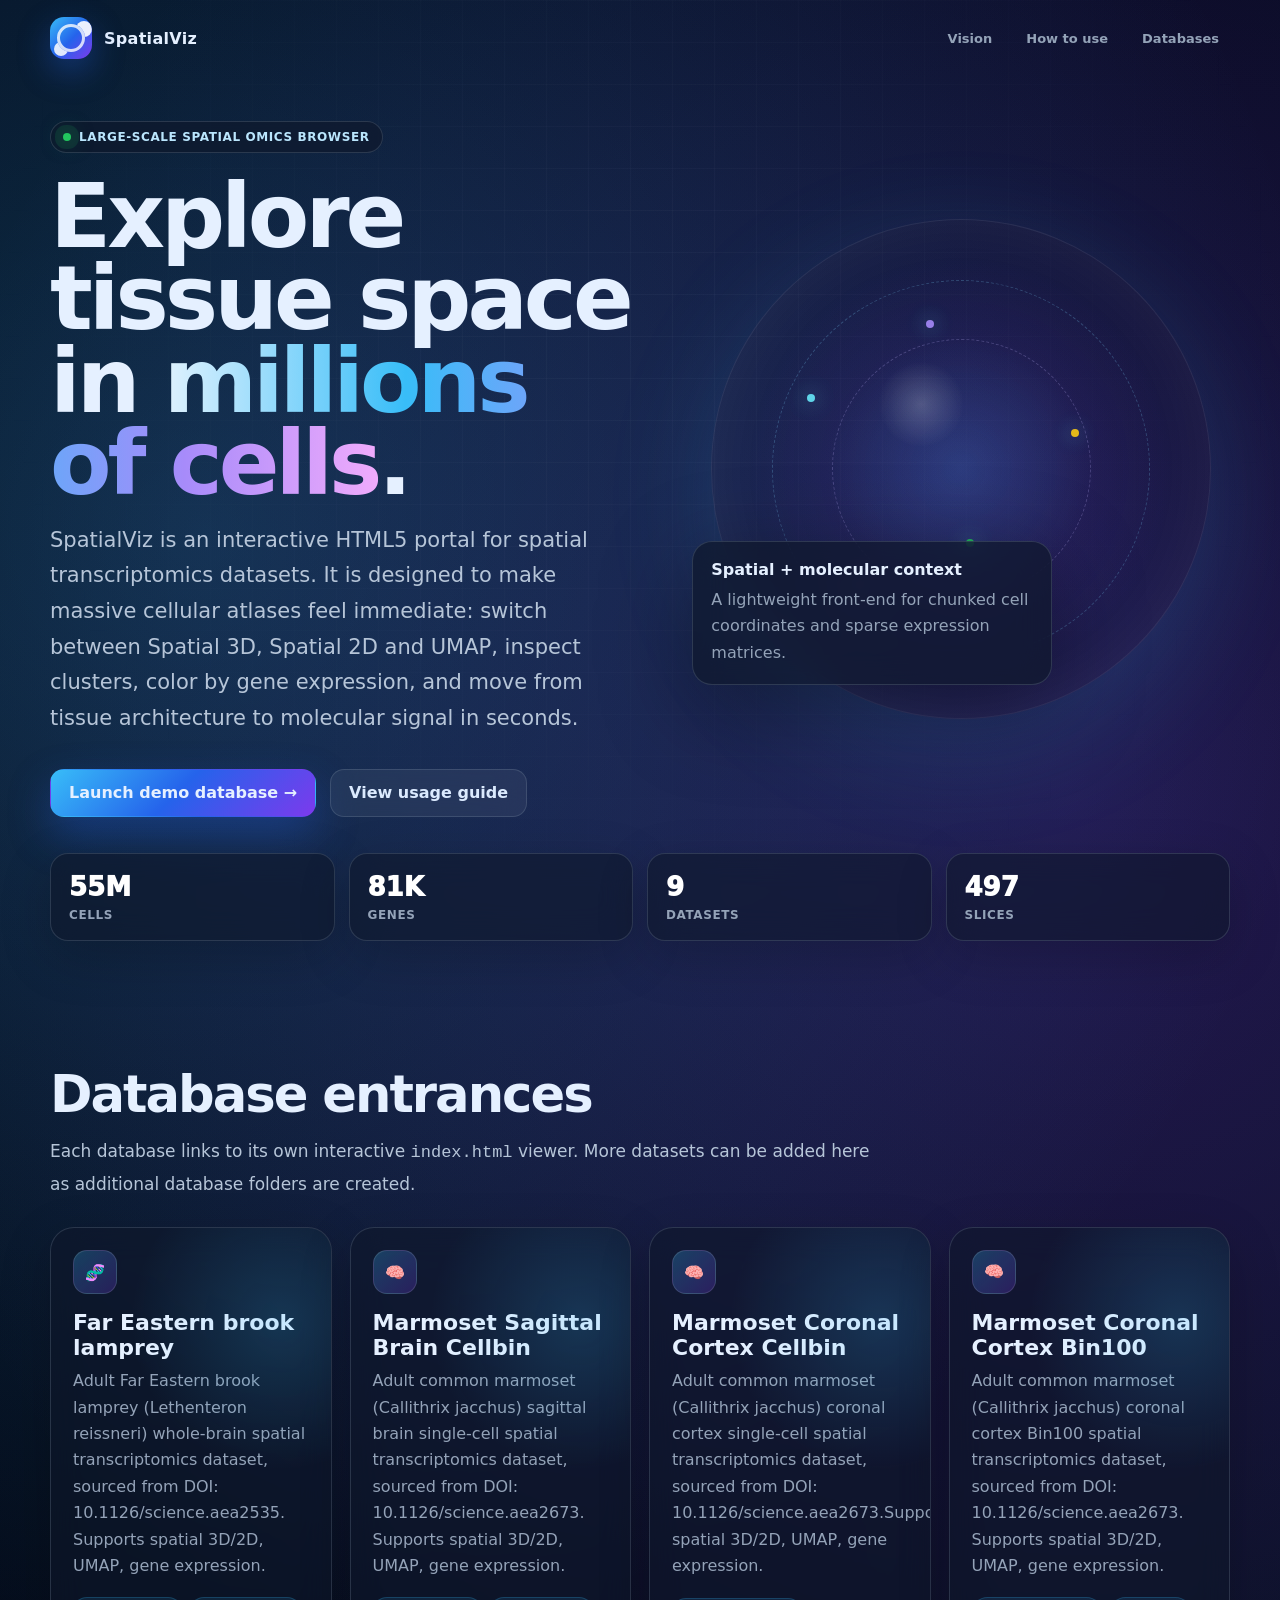
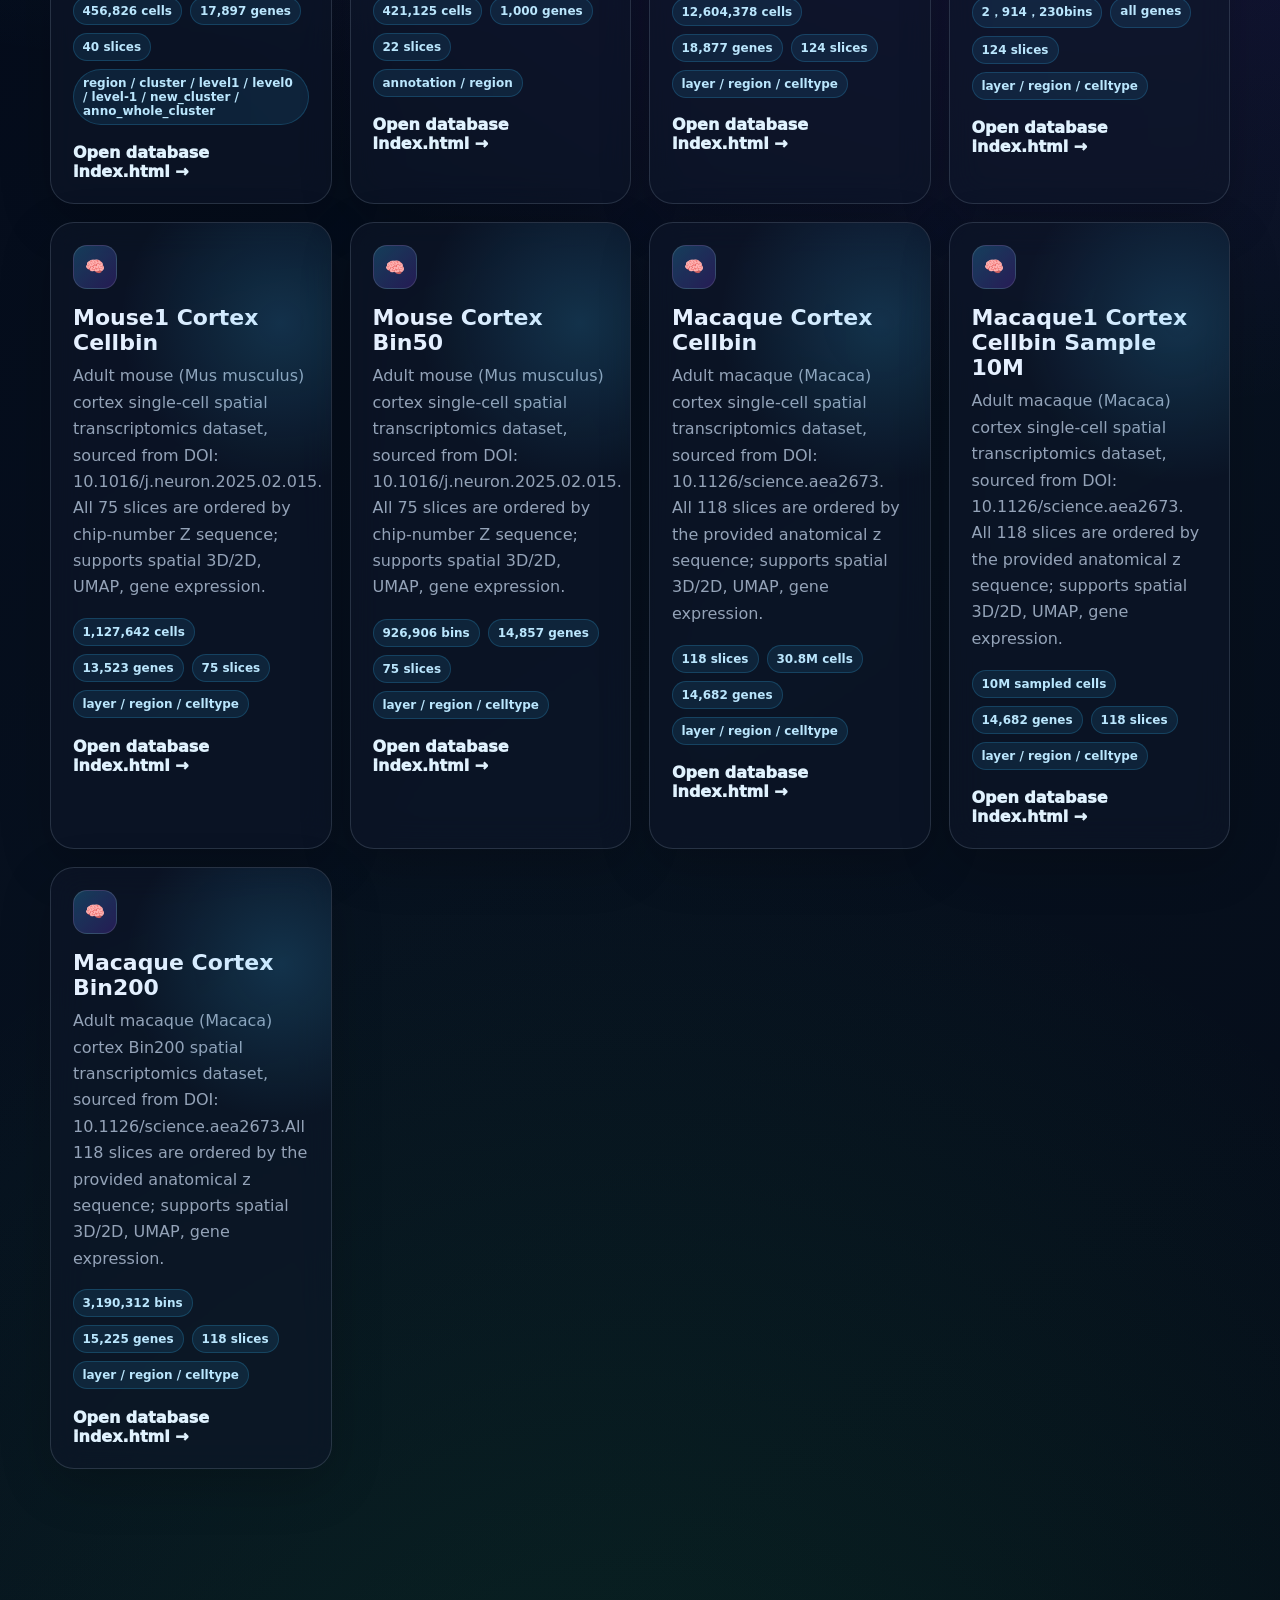
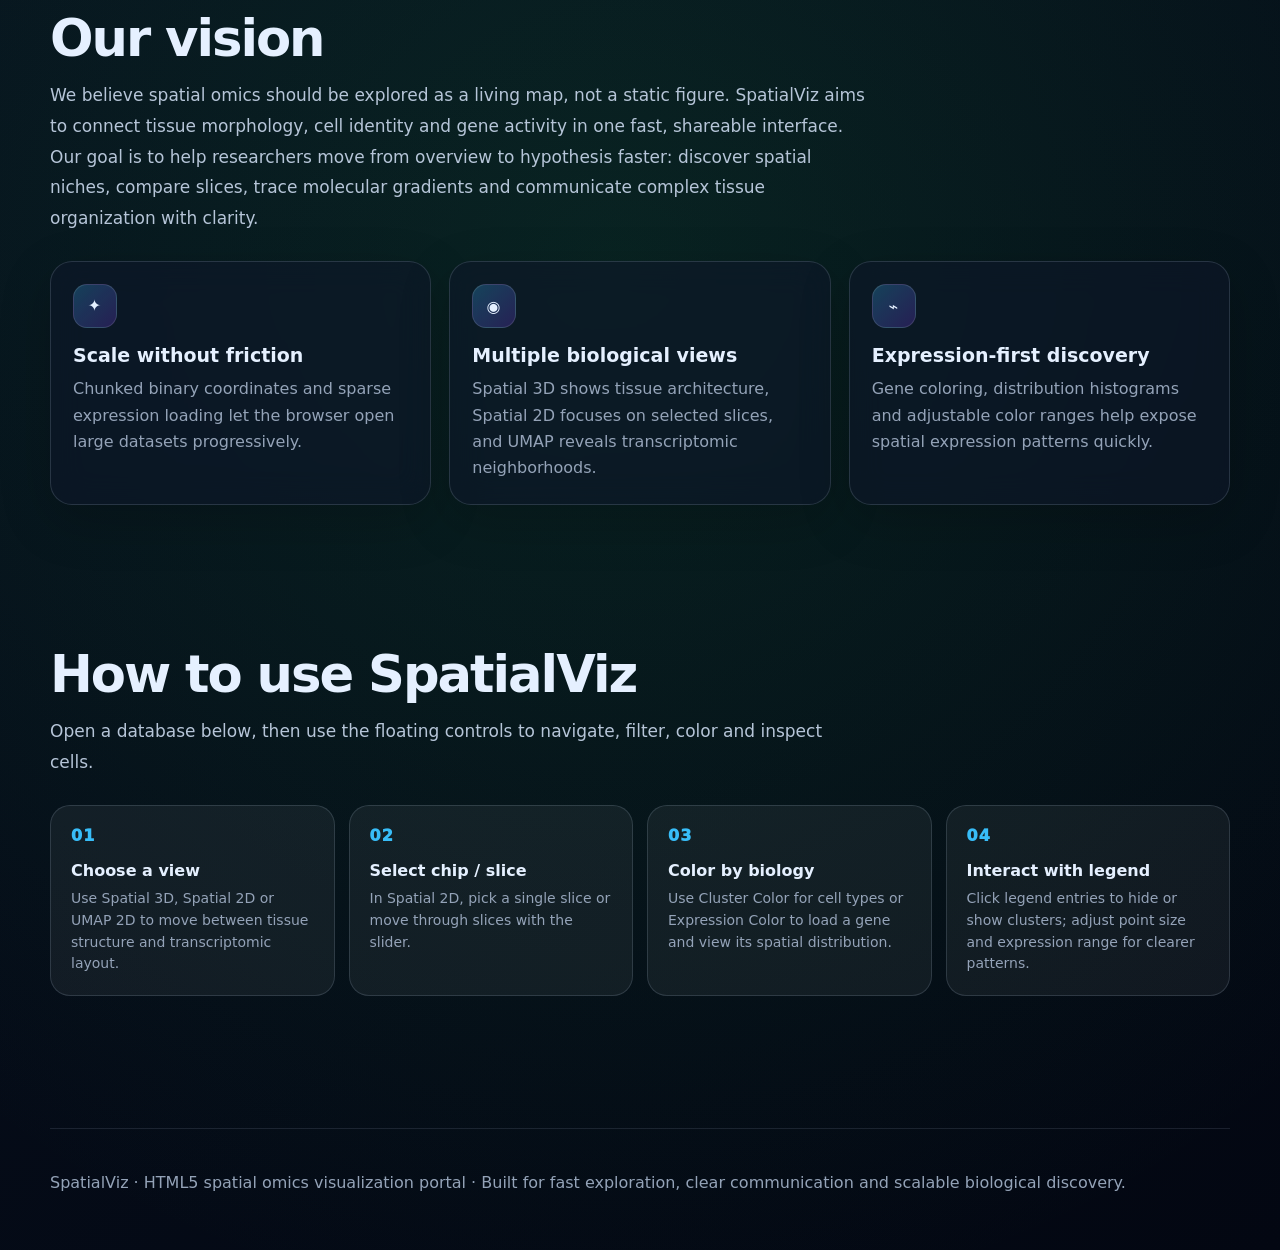
<file: app/index.html>
<!doctype html>
<html lang="en">
<head>
  <meta charset="utf-8" />
  <meta name="viewport" content="width=device-width, initial-scale=1" />
  <title>SpatialViz | Spatial Omics Data Portal</title>
  <meta name="description" content="SpatialViz is an interactive portal for large-scale spatial transcriptomics visualization, exploration, and discovery." />
  <style>
    :root {
      --bg0: #020617;
      --bg1: #07111f;
      --card: rgba(15, 23, 42, 0.58);
      --card2: rgba(255, 255, 255, 0.08);
      --line: rgba(148, 163, 184, 0.22);
      --text: #e5f0ff;
      --muted: #94a3b8;
      --accent: #38bdf8;
      --accent2: #7c3aed;
      --accent3: #22c55e;
      --warn: #facc15;
      --shadow: 0 24px 90px rgba(0, 0, 0, 0.38);
    }
    * { box-sizing: border-box; }
    html { scroll-behavior: smooth; }
    body {
      margin: 0;
      min-height: 100vh;
      color: var(--text);
      font-family: Inter, ui-sans-serif, system-ui, -apple-system, BlinkMacSystemFont, "Segoe UI", sans-serif;
      background:
        radial-gradient(circle at 16% 12%, rgba(56,189,248,0.22), transparent 28%),
        radial-gradient(circle at 84% 18%, rgba(124,58,237,0.25), transparent 32%),
        radial-gradient(circle at 48% 78%, rgba(34,197,94,0.12), transparent 30%),
        linear-gradient(145deg, var(--bg0), var(--bg1) 52%, #030712);
      overflow-x: hidden;
    }
    body::before {
      content: "";
      position: fixed;
      inset: 0;
      pointer-events: none;
      background-image:
        linear-gradient(rgba(148,163,184,0.055) 1px, transparent 1px),
        linear-gradient(90deg, rgba(148,163,184,0.055) 1px, transparent 1px);
      background-size: 42px 42px;
      mask-image: radial-gradient(circle at 50% 35%, black, transparent 76%);
    }
    a { color: inherit; text-decoration: none; }
    .shell {
      width: min(1180px, calc(100vw - 40px));
      margin: 0 auto;
      position: relative;
      z-index: 1;
    }
    .nav {
      height: 76px;
      display: flex;
      align-items: center;
      justify-content: space-between;
      gap: 20px;
    }
    .brand {
      display: flex;
      align-items: center;
      gap: 12px;
      font-weight: 900;
      letter-spacing: 0.3px;
    }
    .logo {
      width: 42px;
      height: 42px;
      border-radius: 14px;
      background: linear-gradient(135deg, #38bdf8, #2563eb 52%, #7c3aed);
      display: grid;
      place-items: center;
      box-shadow: 0 12px 32px rgba(37,99,235,0.36);
      position: relative;
      overflow: hidden;
    }
    .logo::before {
      content: "";
      width: 22px;
      height: 22px;
      border-radius: 50%;
      border: 3px solid rgba(255,255,255,0.78);
      box-shadow: 13px -9px 0 -6px rgba(255,255,255,0.9), -10px 11px 0 -7px rgba(255,255,255,0.86);
    }
    .nav-links {
      display: flex;
      align-items: center;
      gap: 12px;
      color: var(--muted);
      font-size: 13px;
      font-weight: 800;
    }
    .nav-links a {
      padding: 8px 11px;
      border-radius: 999px;
      transition: 0.2s ease;
    }
    .nav-links a:hover { background: rgba(255,255,255,0.08); color: #fff; }
    .hero {
      min-height: auto;
      display: grid;
      grid-template-columns: 1.05fr 0.95fr;
      align-items: center;
      gap: clamp(22px, 4vw, 48px);
      padding: clamp(24px, 5vh, 54px) 0 clamp(22px, 4vh, 42px);
    }
    .badge {
      display: inline-flex;
      align-items: center;
      gap: 8px;
      padding: 8px 12px;
      border: 1px solid var(--line);
      border-radius: 999px;
      background: rgba(15,23,42,0.62);
      color: #bae6fd;
      font-size: 12px;
      font-weight: 900;
      letter-spacing: 0.6px;
      text-transform: uppercase;
      backdrop-filter: blur(14px);
    }
    .pulse {
      width: 8px;
      height: 8px;
      border-radius: 50%;
      background: var(--accent3);
      box-shadow: 0 0 0 8px rgba(34,197,94,0.12), 0 0 22px rgba(34,197,94,0.6);
    }
    h1 {
      margin: 22px 0 18px;
      font-size: clamp(46px, 7vw, 94px);
      line-height: 0.92;
      letter-spacing: -4px;
    }
    .grad {
      background: linear-gradient(90deg, #e0f2fe, #38bdf8 35%, #a78bfa 72%, #f0abfc);
      -webkit-background-clip: text;
      background-clip: text;
      color: transparent;
    }
    .lead {
      margin: 0;
      max-width: 660px;
      color: #b6c5d8;
      font-size: clamp(17px, 2vw, 21px);
      line-height: 1.7;
    }
    .actions {
      display: flex;
      flex-wrap: wrap;
      gap: 14px;
      margin-top: 32px;
    }
    .btn {
      display: inline-flex;
      align-items: center;
      justify-content: center;
      gap: 9px;
      height: 48px;
      padding: 0 18px;
      border-radius: 14px;
      font-weight: 900;
      border: 1px solid transparent;
      transition: 0.22s ease;
    }
    .btn-primary {
      background: linear-gradient(135deg, #38bdf8, #2563eb 48%, #7c3aed);
      box-shadow: 0 18px 42px rgba(37,99,235,0.34);
    }
    .btn-primary:hover { transform: translateY(-2px); box-shadow: 0 22px 54px rgba(37,99,235,0.45); }
    .btn-ghost {
      background: rgba(255,255,255,0.06);
      border-color: var(--line);
      color: #dbeafe;
      backdrop-filter: blur(14px);
    }
    .btn-ghost:hover { background: rgba(255,255,255,0.11); transform: translateY(-2px); }
    .visual {
      min-height: clamp(300px, 36vw, 520px);
      position: relative;
      display: grid;
      place-items: center;
    }
    .orb {
      width: min(500px, 86vw);
      aspect-ratio: 1;
      border-radius: 50%;
      position: relative;
      background:
        radial-gradient(circle at 42% 37%, rgba(255,255,255,0.20), transparent 10%),
        radial-gradient(circle at 50% 50%, rgba(56,189,248,0.16), transparent 38%),
        radial-gradient(circle at 50% 50%, rgba(124,58,237,0.16), transparent 62%);
      border: 1px solid rgba(148,163,184,0.16);
      box-shadow: inset 0 0 70px rgba(255,255,255,0.05), 0 30px 110px rgba(56,189,248,0.16);
      overflow: hidden;
    }
    .orb::before,
    .orb::after {
      content: "";
      position: absolute;
      inset: 12%;
      border-radius: 50%;
      border: 1px dashed rgba(125,211,252,0.25);
      animation: spin 24s linear infinite;
    }
    .orb::after {
      inset: 24%;
      border-color: rgba(196,181,253,0.25);
      animation-direction: reverse;
      animation-duration: 18s;
    }
    @keyframes spin { to { transform: rotate(360deg); } }
    .dot {
      position: absolute;
      width: 8px;
      height: 8px;
      border-radius: 50%;
      background: #67e8f9;
      box-shadow: 0 0 20px rgba(103,232,249,0.8);
      opacity: 0.9;
    }
    .dot:nth-child(1) { left: 19%; top: 35%; }
    .dot:nth-child(2) { left: 43%; top: 20%; background:#a78bfa; }
    .dot:nth-child(3) { left: 72%; top: 42%; background:#facc15; }
    .dot:nth-child(4) { left: 51%; top: 64%; background:#22c55e; }
    .dot:nth-child(5) { left: 28%; top: 73%; background:#fb7185; }
    .glass-card {
      position: absolute;
      left: 0;
      bottom: 34px;
      width: min(360px, 80vw);
      padding: 18px;
      border: 1px solid var(--line);
      border-radius: 20px;
      background: rgba(15,23,42,0.72);
      backdrop-filter: blur(16px);
      box-shadow: var(--shadow);
    }
    .glass-card b { display:block; margin-bottom: 8px; }
    .metrics {
      display: grid;
      grid-template-columns: repeat(4, 1fr);
      gap: 14px;
      margin: 0 0 56px;
    }
    .metric, .panel, .db-card {
      border: 1px solid var(--line);
      background: var(--card);
      backdrop-filter: blur(16px);
      box-shadow: 0 16px 52px rgba(0,0,0,0.20);
    }
    .metric {
      border-radius: 18px;
      padding: 18px;
    }
    .metric .num { font-size: 26px; font-weight: 950; color: #fff; }
    .metric .label { margin-top: 6px; color: var(--muted); font-size: 12px; font-weight: 800; text-transform: uppercase; letter-spacing: 0.6px; }
    section { padding: 72px 0; }
    .section-title {
      margin: 0 0 16px;
      font-size: clamp(30px, 4vw, 54px);
      line-height: 1;
      letter-spacing: -2px;
    }
    .section-text {
      max-width: 820px;
      color: #b6c5d8;
      line-height: 1.8;
      font-size: 17px;
      margin: 0 0 28px;
    }
    .feature-grid {
      display: grid;
      grid-template-columns: repeat(3, 1fr);
      gap: 18px;
      margin-top: 26px;
    }
    .panel {
      border-radius: 22px;
      padding: 22px;
      min-height: 190px;
    }
    .icon {
      width: 44px;
      height: 44px;
      border-radius: 14px;
      display: grid;
      place-items: center;
      margin-bottom: 16px;
      background: linear-gradient(135deg, rgba(56,189,248,0.26), rgba(124,58,237,0.24));
      border: 1px solid rgba(255,255,255,0.12);
    }
    .panel h3 { margin: 0 0 10px; font-size: 19px; }
    .panel p { margin: 0; color: var(--muted); line-height: 1.65; }
    .steps {
      display: grid;
      grid-template-columns: repeat(4, 1fr);
      gap: 14px;
      counter-reset: step;
      margin-top: 28px;
    }
    .step {
      position: relative;
      padding: 20px;
      border-radius: 20px;
      border: 1px solid var(--line);
      background: rgba(255,255,255,0.055);
      min-height: 150px;
    }
    .step::before {
      counter-increment: step;
      content: "0" counter(step);
      display: inline-flex;
      margin-bottom: 16px;
      color: var(--accent);
      font-weight: 950;
      letter-spacing: 1px;
    }
    .step b { display: block; margin-bottom: 8px; }
    .step span { color: var(--muted); line-height: 1.55; font-size: 14px; }
    .db-grid {
      display: grid;
      grid-template-columns: repeat(auto-fit, minmax(280px, 1fr));
      gap: 18px;
      margin-top: 28px;
    }
    .db-card {
      border-radius: 24px;
      padding: 22px;
      position: relative;
      overflow: hidden;
      transition: 0.22s ease;
    }
    .db-card::before {
      content: "";
      position: absolute;
      inset: 0;
      background: radial-gradient(circle at 82% 16%, rgba(56,189,248,0.18), transparent 28%);
      pointer-events: none;
    }
    .db-card:hover { transform: translateY(-4px); border-color: rgba(56,189,248,0.42); }
    .db-card h3 { margin: 0 0 8px; font-size: 22px; }
    .db-card p { margin: 0 0 18px; color: var(--muted); line-height: 1.65; }
    .tags { display:flex; flex-wrap:wrap; gap:8px; margin-bottom: 18px; }
    .tag {
      padding: 6px 9px;
      border-radius: 999px;
      background: rgba(56,189,248,0.10);
      border: 1px solid rgba(56,189,248,0.20);
      color: #bae6fd;
      font-size: 12px;
      font-weight: 850;
    }
    .db-link {
      display: inline-flex;
      align-items: center;
      gap: 8px;
      color: #e0f2fe;
      font-weight: 950;
    }
    footer {
      padding: 44px 0 60px;
      color: var(--muted);
      border-top: 1px solid rgba(148,163,184,0.16);
      margin-top: 60px;
    }
    @media (max-width: 900px) {
      .hero {
        min-height: auto;
        grid-template-columns: 1fr;
        gap: 14px;
        padding: 18px 0 18px;
      }
      .visual { min-height: clamp(120px, 18vh, 190px); }
      .orb { width: min(300px, 70vw); }
      .metrics, .feature-grid, .steps { grid-template-columns: 1fr 1fr; }
      .nav-links { display: none; }
    }
    @media (max-width: 560px) {
      .shell { width: min(100vw - 28px, 1180px); }
      .hero { gap: 10px; padding: 14px 0 14px; }
      h1 { margin: 14px 0 12px; letter-spacing: -2px; }
      .lead { line-height: 1.55; }
      .actions { margin-top: 18px; }
      .visual { min-height: clamp(90px, 14vh, 140px); }
      .orb { width: min(220px, 62vw); }
      .glass-card { display: none; }
      .metrics, .feature-grid, .steps { grid-template-columns: 1fr; }
      .actions { flex-direction: column; }
      .btn { width: 100%; }
    }
    @media (orientation: portrait) and (max-width: 900px) {
      .hero { min-height: auto; }
      .visual { min-height: clamp(90px, 14vh, 150px); }
    }
  </style>
</head>
<body>
  <div class="shell">
    <nav class="nav">
      <a class="brand" href="#top" aria-label="SpatialViz homepage">
        <span class="logo"></span>
        <span>SpatialViz</span>
      </a>
      <div class="nav-links">
        <a href="#vision">Vision</a>
        <a href="#usage">How to use</a>
        <a href="#databases">Databases</a>
      </div>
    </nav>

    <main id="top" class="hero">
      <div>
        <div class="badge"><span class="pulse"></span> Large-scale spatial omics browser</div>
        <h1>Explore tissue space in <span class="grad">millions of cells</span>.</h1>
        <p class="lead">
          SpatialViz is an interactive HTML5 portal for spatial transcriptomics datasets. It is designed to make massive cellular atlases feel immediate: switch between Spatial 3D, Spatial 2D and UMAP, inspect clusters, color by gene expression, and move from tissue architecture to molecular signal in seconds.
        </p>
        <div class="actions">
          <a class="btn btn-primary" href="./viewer.html?data=marmoset_sagittal_brain">Launch demo database →</a>
          <a class="btn btn-ghost" href="#usage">View usage guide</a>
        </div>
      </div>
      <div class="visual" aria-hidden="true">
        <div class="orb">
          <span class="dot"></span><span class="dot"></span><span class="dot"></span><span class="dot"></span><span class="dot"></span>
        </div>
        <div class="glass-card">
          <b>Spatial + molecular context</b>
          <span style="color:#94a3b8;line-height:1.65;display:block;">A lightweight front-end for chunked cell coordinates and sparse expression matrices.</span>
        </div>
      </div>
    </main>

    <div class="metrics" aria-label="Current database summary">
      <div class="metric"><div class="num" id="metric-cells">—</div><div class="label">Cells</div></div>
      <div class="metric"><div class="num" id="metric-genes">—</div><div class="label">Genes</div></div>
      <div class="metric"><div class="num" id="metric-datasets">—</div><div class="label">Datasets</div></div>
      <div class="metric"><div class="num" id="metric-slices">—</div><div class="label">Slices</div></div>
    </div>

    <section id="databases">
      <h2 class="section-title">Database entrances</h2>
      <p class="section-text">Each database links to its own interactive <code>index.html</code> viewer. More datasets can be added here as additional database folders are created.</p>
      <div class="db-grid" id="dataset-grid"></div>
    </section>

    <section id="vision">
      <h2 class="section-title">Our vision</h2>
      <p class="section-text">
        We believe spatial omics should be explored as a living map, not a static figure. SpatialViz aims to connect tissue morphology, cell identity and gene activity in one fast, shareable interface. Our goal is to help researchers move from overview to hypothesis faster: discover spatial niches, compare slices, trace molecular gradients and communicate complex tissue organization with clarity.
      </p>
      <div class="feature-grid">
        <div class="panel"><div class="icon">✦</div><h3>Scale without friction</h3><p>Chunked binary coordinates and sparse expression loading let the browser open large datasets progressively.</p></div>
        <div class="panel"><div class="icon">◉</div><h3>Multiple biological views</h3><p>Spatial 3D shows tissue architecture, Spatial 2D focuses on selected slices, and UMAP reveals transcriptomic neighborhoods.</p></div>
        <div class="panel"><div class="icon">⌁</div><h3>Expression-first discovery</h3><p>Gene coloring, distribution histograms and adjustable color ranges help expose spatial expression patterns quickly.</p></div>
      </div>
    </section>

    <section id="usage">
      <h2 class="section-title">How to use SpatialViz</h2>
      <p class="section-text">Open a database below, then use the floating controls to navigate, filter, color and inspect cells.</p>
      <div class="steps">
        <div class="step"><b>Choose a view</b><span>Use Spatial 3D, Spatial 2D or UMAP 2D to move between tissue structure and transcriptomic layout.</span></div>
        <div class="step"><b>Select chip / slice</b><span>In Spatial 2D, pick a single slice or move through slices with the slider.</span></div>
        <div class="step"><b>Color by biology</b><span>Use Cluster Color for cell types or Expression Color to load a gene and view its spatial distribution.</span></div>
        <div class="step"><b>Interact with legend</b><span>Click legend entries to hide or show clusters; adjust point size and expression range for clearer patterns.</span></div>
      </div>
    </section>

    <footer>
      SpatialViz · HTML5 spatial omics visualization portal · Built for fast exploration, clear communication and scalable biological discovery.
    </footer>
  </div>

  <script>
    function escapeHtml(value) {
      return String(value ?? '').replace(/[&<>"']/g, ch => ({'&':'&amp;','<':'&lt;','>':'&gt;','"':'&quot;',"'":'&#39;'}[ch]));
    }
    function datasetCard(ds) {
      const href = ds.href || (`./viewer.html?data=${encodeURIComponent(ds.viewer_data || ds.id || '')}`);
      const tags = Array.isArray(ds.tags) && ds.tags.length
        ? ds.tags
        : [ds.cells ? `${Number(ds.cells).toLocaleString()} cells` : '', ds.genes ? `${Number(ds.genes).toLocaleString()} genes` : '', ds.slices ? `${ds.slices} slices` : ''].filter(Boolean);
      return `
        <a class="db-card" href="${escapeHtml(href)}">
          <div class="icon" aria-hidden="true">${escapeHtml(ds.icon || '▣')}</div>
          <h3>${escapeHtml(ds.title || ds.name || ds.id || 'Untitled dataset')}</h3>
          <p>${escapeHtml(ds.description || '')}</p>
          <div class="tags">${tags.map(t => `<span class="tag">${escapeHtml(t)}</span>`).join('')}</div>
          <span class="db-link">Open database index.html →</span>
        </a>`;
    }
    function compactNumber(value) {
      const n = Number(value || 0);
      if (n >= 1e9) return `${(n / 1e9).toFixed(n >= 1e10 ? 0 : 1)}B`;
      if (n >= 1e6) return `${(n / 1e6).toFixed(n >= 1e7 ? 0 : 1)}M`;
      if (n >= 1e3) return `${(n / 1e3).toFixed(n >= 1e4 ? 0 : 1)}K`;
      return String(n);
    }
    function updateDatasetMetrics(datasets) {
      const totalCells = datasets.reduce((sum, ds) => sum + Number(ds.cells || 0), 0);
      const totalGenes = datasets.reduce((sum, ds) => sum + Number(ds.genes || 0), 0);
      const totalSlices = datasets.reduce((sum, ds) => sum + Number(ds.slices || 0), 0);
      const setText = (id, value) => { const el = document.getElementById(id); if (el) el.textContent = value; };
      setText('metric-cells', compactNumber(totalCells));
      setText('metric-genes', compactNumber(totalGenes));
      setText('metric-datasets', compactNumber(datasets.length));
      setText('metric-slices', compactNumber(totalSlices));
    }
    async function loadDatasetConfig() {
      const grid = document.getElementById('dataset-grid');
      try {
        const res = await fetch('./datasets.config.json', { cache: 'no-store' });
        if (!res.ok) throw new Error(`HTTP ${res.status}`);
        const cfg = await res.json();
        const datasets = Array.isArray(cfg.datasets) ? cfg.datasets : [];
        updateDatasetMetrics(datasets);
        if (grid) grid.insertAdjacentHTML('beforeend', datasets.map(datasetCard).join(''));
      } catch (err) {
        console.warn('Failed to load datasets.config.json:', err);
        updateDatasetMetrics([]);
      }
    }
    loadDatasetConfig();
  </script>
</body>
</html>
</file>
